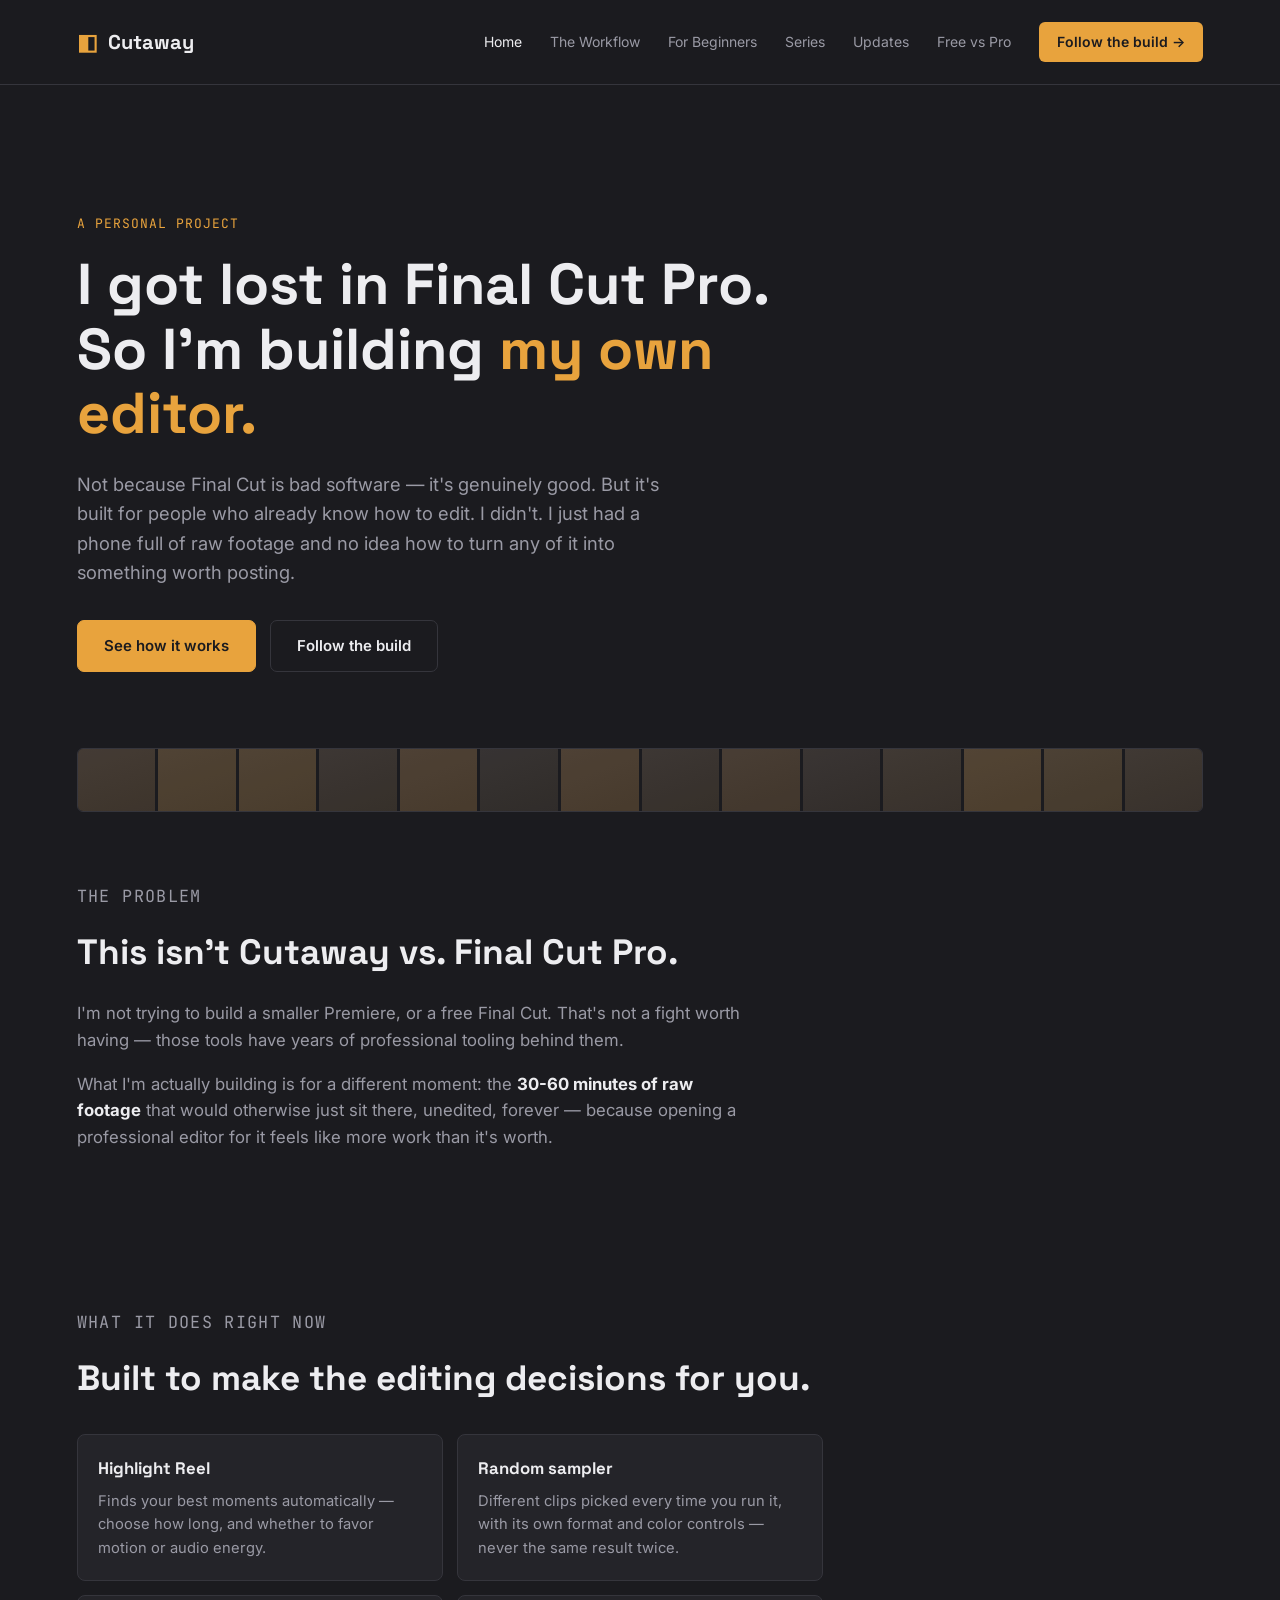
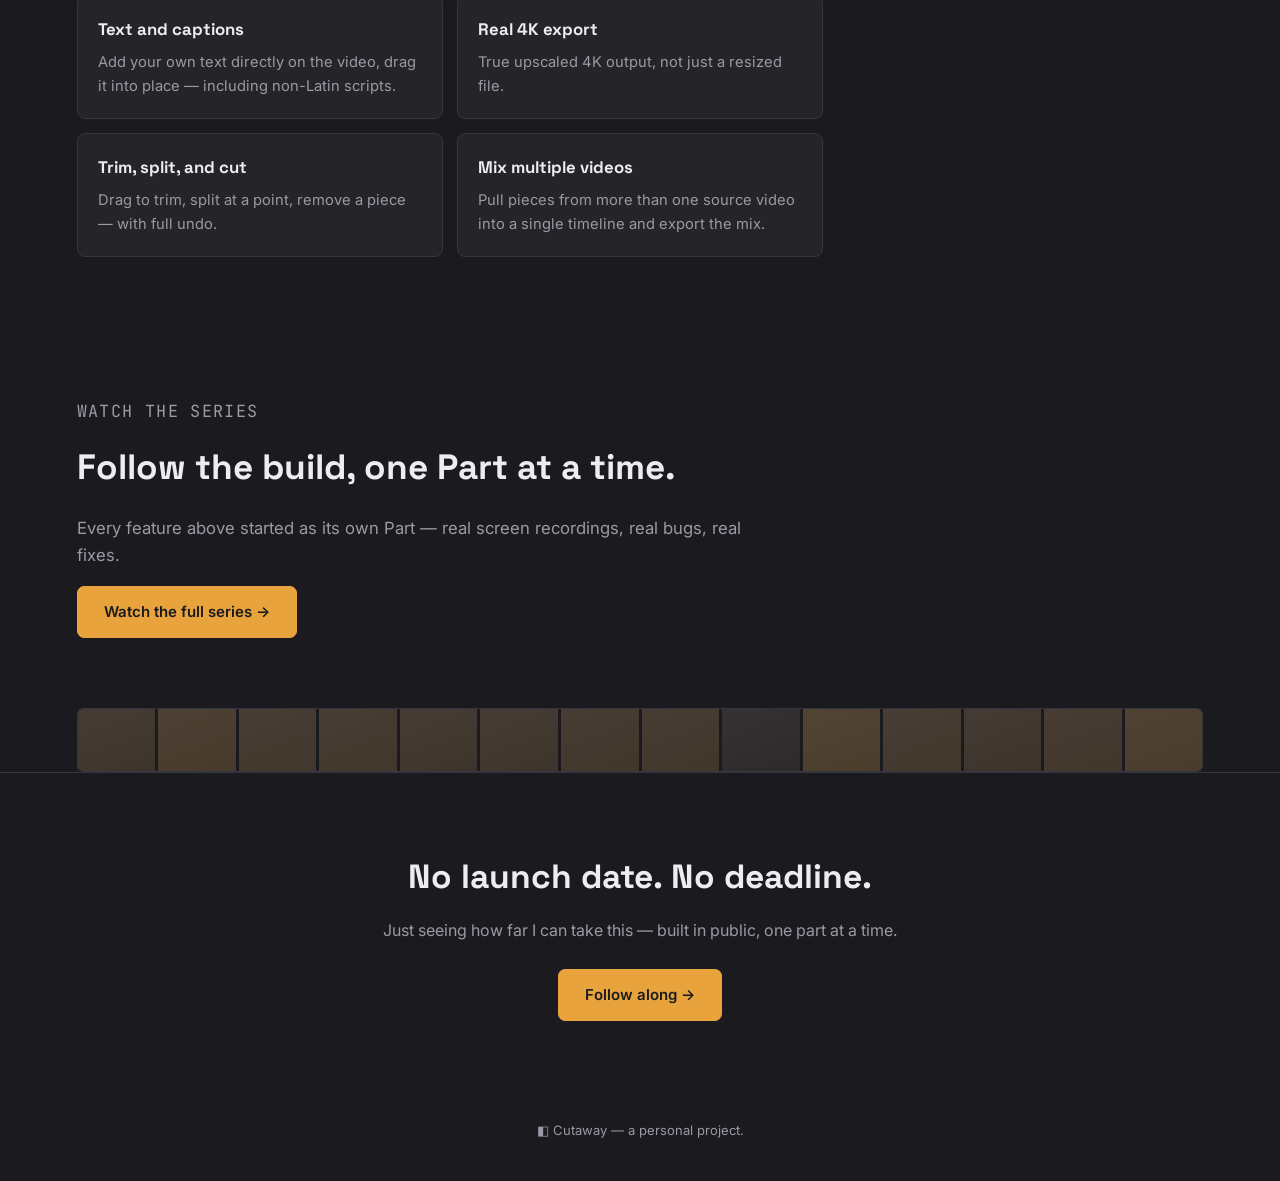
<file: index.html>
<!DOCTYPE html>
<html lang="en">
<head>
<meta charset="UTF-8">
<meta name="viewport" content="width=device-width, initial-scale=1.0">
<title>Cutaway — I got lost in Final Cut Pro, so I'm building my own editor</title>
<meta name="description" content="A personal project: building a video editor for people who get lost in Final Cut Pro or Premiere and just want their raw footage turned into something postable.">
<link rel="stylesheet" href="styles.css">
</head>
<body>

<header class="site-header">
  <a class="wordmark" href="index.html">
    <span class="wordmark-mark">◧</span> Cutaway
  </a>
  <nav class="site-nav">
    <a href="index.html" aria-current="page">Home</a>
    <a href="workflow.html">The Workflow</a>
    <a href="beginners.html">For Beginners</a>
    <a href="series.html">Series</a>
    <a href="updates.html">Updates</a>
    <a href="pricing.html">Free vs Pro</a>
    <a class="nav-cta" href="#follow">Follow the build →</a>
  </nav>
</header>

<section class="hero">
  <p class="hero-eyebrow">A personal project</p>
  <h1>I got lost in Final Cut Pro.<br>So I'm building <em>my own editor.</em></h1>
  <p class="lede">
    Not because Final Cut is bad software — it's genuinely good. But it's built for people
    who already know how to edit. I didn't. I just had a phone full of raw footage and no
    idea how to turn any of it into something worth posting.
  </p>
  <div class="hero-actions">
    <a class="btn btn-primary" href="workflow.html">See how it works</a>
    <a class="btn" href="#follow">Follow the build</a>
  </div>
</section>

<div class="filmstrip" aria-hidden="true" id="filmstrip-1"></div>

<section class="section">
  <p class="section-label">The problem</p>
  <h2>This isn't Cutaway vs. Final Cut Pro.</h2>
  <p>
    I'm not trying to build a smaller Premiere, or a free Final Cut. That's not a fight
    worth having — those tools have years of professional tooling behind them.
  </p>
  <p>
    What I'm actually building is for a different moment: the <strong>30-60 minutes of raw
    footage</strong> that would otherwise just sit there, unedited, forever — because opening
    a professional editor for it feels like more work than it's worth.
  </p>
</section>

<section class="section">
  <p class="section-label">What it does right now</p>
  <h2>Built to make the editing decisions for you.</h2>
  <div class="feature-grid">
    <div class="feature-card">
      <h3>Highlight Reel</h3>
      <p>Finds your best moments automatically — choose how long, and whether to favor motion or audio energy.</p>
    </div>
    <div class="feature-card">
      <h3>Random sampler</h3>
      <p>Different clips picked every time you run it, with its own format and color controls — never the same result twice.</p>
    </div>
    <div class="feature-card">
      <h3>Text and captions</h3>
      <p>Add your own text directly on the video, drag it into place — including non-Latin scripts.</p>
    </div>
    <div class="feature-card">
      <h3>Real 4K export</h3>
      <p>True upscaled 4K output, not just a resized file.</p>
    </div>
    <div class="feature-card">
      <h3>Trim, split, and cut</h3>
      <p>Drag to trim, split at a point, remove a piece — with full undo.</p>
    </div>
    <div class="feature-card">
      <h3>Mix multiple videos</h3>
      <p>Pull pieces from more than one source video into a single timeline and export the mix.</p>
    </div>
  </div>
</section>

<section class="section" id="watch">
  <p class="section-label">Watch the series</p>
  <h2>Follow the build, one Part at a time.</h2>
  <p>
    Every feature above started as its own Part — real screen recordings, real bugs,
    real fixes.
  </p>
  <a class="btn btn-primary" href="series.html">Watch the full series →</a>
</section>

<div class="filmstrip" aria-hidden="true" id="filmstrip-2"></div>

<section class="footer-cta" id="follow">
  <h2>No launch date. No deadline.</h2>
  <p>Just seeing how far I can take this — built in public, one part at a time.</p>
  <a class="btn btn-primary" href="https://www.instagram.com/its.maiava/" target="_blank" rel="noopener">Follow along →</a>
</section>

<footer class="site-footer">
  ◧ Cutaway — a personal project.
</footer>

<script>
  // Gives each filmstrip frame a slightly different, fixed tint so it
  // reads as a real filmstrip rather than a flat repeated pattern —
  // matching the actual app timeline this element is meant to evoke.
  document.querySelectorAll('.filmstrip').forEach((strip) => {
    for (let i = 0; i < 14; i++) {
      const frame = document.createElement('div');
      frame.className = 'filmstrip-frame';
      frame.style.setProperty('--frame-opacity', (0.05 + Math.random() * 0.16).toFixed(2));
      strip.appendChild(frame);
    }
  });
</script>

</body>
</html>
</file>
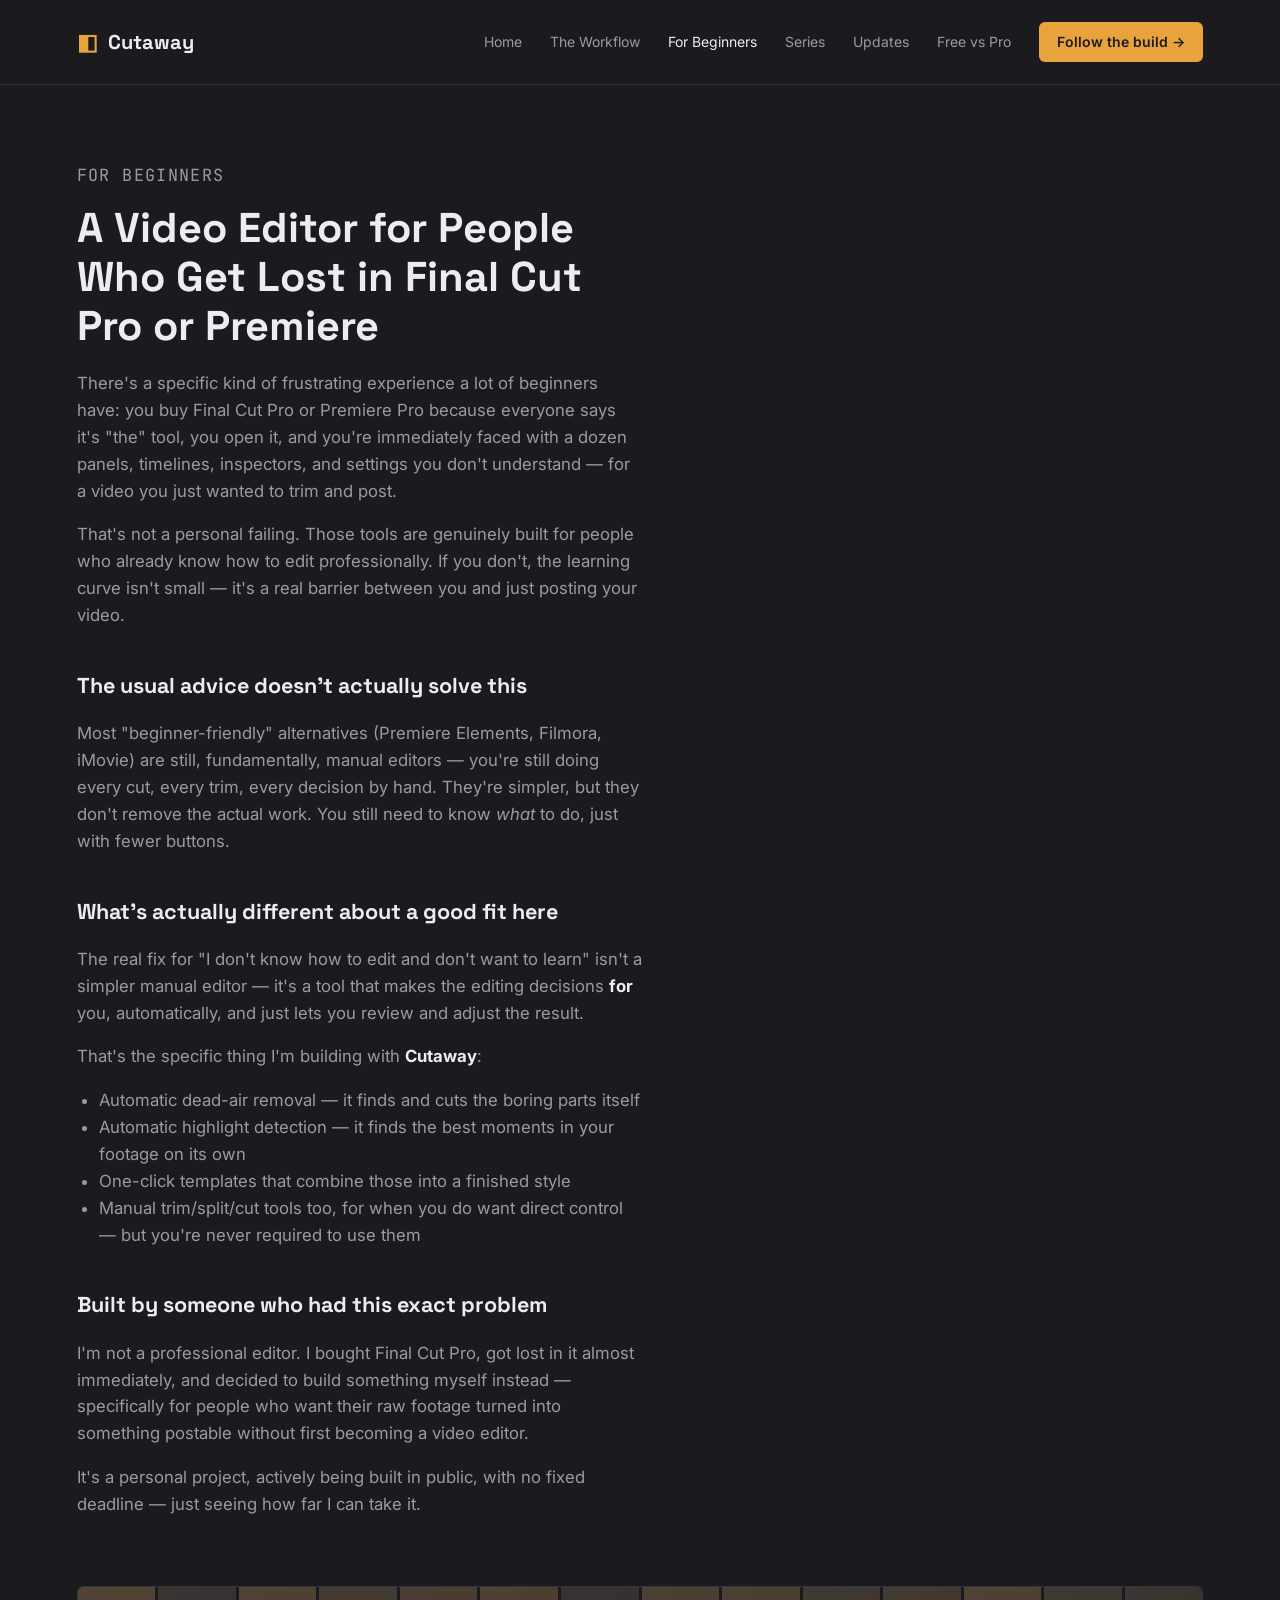
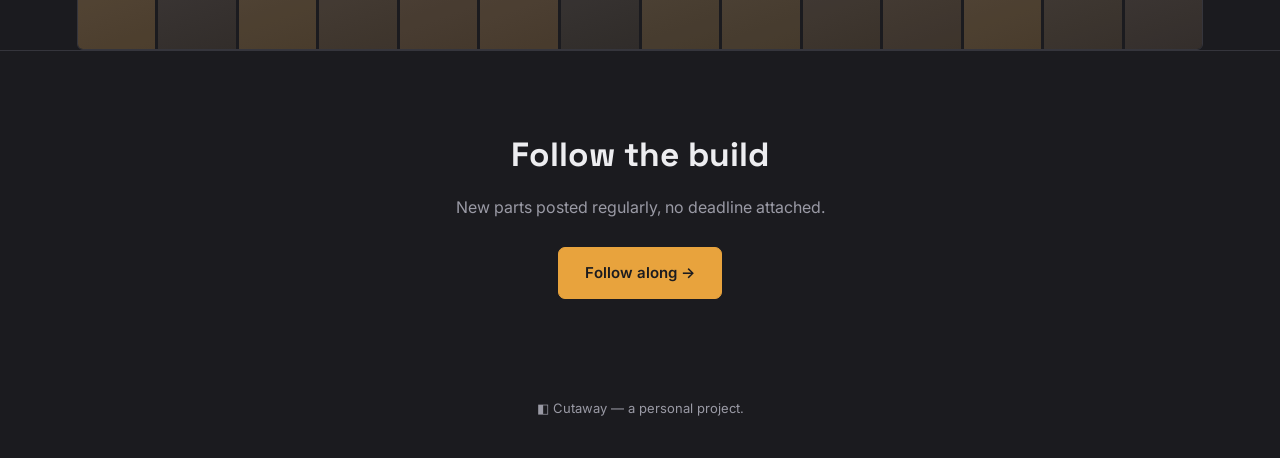
<file: beginners.html>
<!DOCTYPE html>
<html lang="en">
<head>
<meta charset="UTF-8">
<meta name="viewport" content="width=device-width, initial-scale=1.0">
<title>A Video Editor for People Who Get Lost in Final Cut Pro or Premiere — Cutaway</title>
<meta name="description" content="Why a simpler manual editor doesn't actually fix the beginner problem — and what does.">
<link rel="stylesheet" href="styles.css">
</head>
<body>

<header class="site-header">
  <a class="wordmark" href="index.html">
    <span class="wordmark-mark">◧</span> Cutaway
  </a>
  <nav class="site-nav">
    <a href="index.html">Home</a>
    <a href="workflow.html">The Workflow</a>
    <a href="beginners.html" aria-current="page">For Beginners</a>
    <a href="series.html">Series</a>
    <a href="updates.html">Updates</a>
    <a href="pricing.html">Free vs Pro</a>
    <a class="nav-cta" href="index.html#follow">Follow the build →</a>
  </nav>
</header>

<article class="article">
  <p class="section-label">For beginners</p>
  <h1>A Video Editor for People Who Get Lost in Final Cut Pro or Premiere</h1>

  <p>
    There's a specific kind of frustrating experience a lot of beginners have: you buy
    Final Cut Pro or Premiere Pro because everyone says it's "the" tool, you open it, and
    you're immediately faced with a dozen panels, timelines, inspectors, and settings you
    don't understand — for a video you just wanted to trim and post.
  </p>
  <p>
    That's not a personal failing. Those tools are genuinely built for people who already
    know how to edit professionally. If you don't, the learning curve isn't small — it's a
    real barrier between you and just posting your video.
  </p>

  <h2>The usual advice doesn't actually solve this</h2>
  <p>
    Most "beginner-friendly" alternatives (Premiere Elements, Filmora, iMovie) are still,
    fundamentally, manual editors — you're still doing every cut, every trim, every
    decision by hand. They're simpler, but they don't remove the actual work. You still
    need to know <em>what</em> to do, just with fewer buttons.
  </p>

  <h2>What's actually different about a good fit here</h2>
  <p>
    The real fix for "I don't know how to edit and don't want to learn" isn't a simpler
    manual editor — it's a tool that makes the editing decisions <strong>for</strong> you,
    automatically, and just lets you review and adjust the result.
  </p>
  <p>That's the specific thing I'm building with <strong>Cutaway</strong>:</p>
  <ul>
    <li>Automatic dead-air removal — it finds and cuts the boring parts itself</li>
    <li>Automatic highlight detection — it finds the best moments in your footage on its own</li>
    <li>One-click templates that combine those into a finished style</li>
    <li>Manual trim/split/cut tools too, for when you do want direct control — but you're never required to use them</li>
  </ul>

  <h2>Built by someone who had this exact problem</h2>
  <p>
    I'm not a professional editor. I bought Final Cut Pro, got lost in it almost
    immediately, and decided to build something myself instead — specifically for people
    who want their raw footage turned into something postable without first becoming a
    video editor.
  </p>
  <p>
    It's a personal project, actively being built in public, with no fixed deadline —
    just seeing how far I can take it.
  </p>
</article>

<div class="filmstrip" aria-hidden="true" id="filmstrip-1"></div>

<section class="footer-cta" id="follow">
  <h2>Follow the build</h2>
  <p>New parts posted regularly, no deadline attached.</p>
  <a class="btn btn-primary" href="index.html#follow">Follow along →</a>
</section>

<footer class="site-footer">
  ◧ Cutaway — a personal project.
</footer>

<script>
  document.querySelectorAll('.filmstrip').forEach((strip) => {
    for (let i = 0; i < 14; i++) {
      const frame = document.createElement('div');
      frame.className = 'filmstrip-frame';
      frame.style.setProperty('--frame-opacity', (0.05 + Math.random() * 0.16).toFixed(2));
      strip.appendChild(frame);
    }
  });
</script>

</body>
</html>
</file>
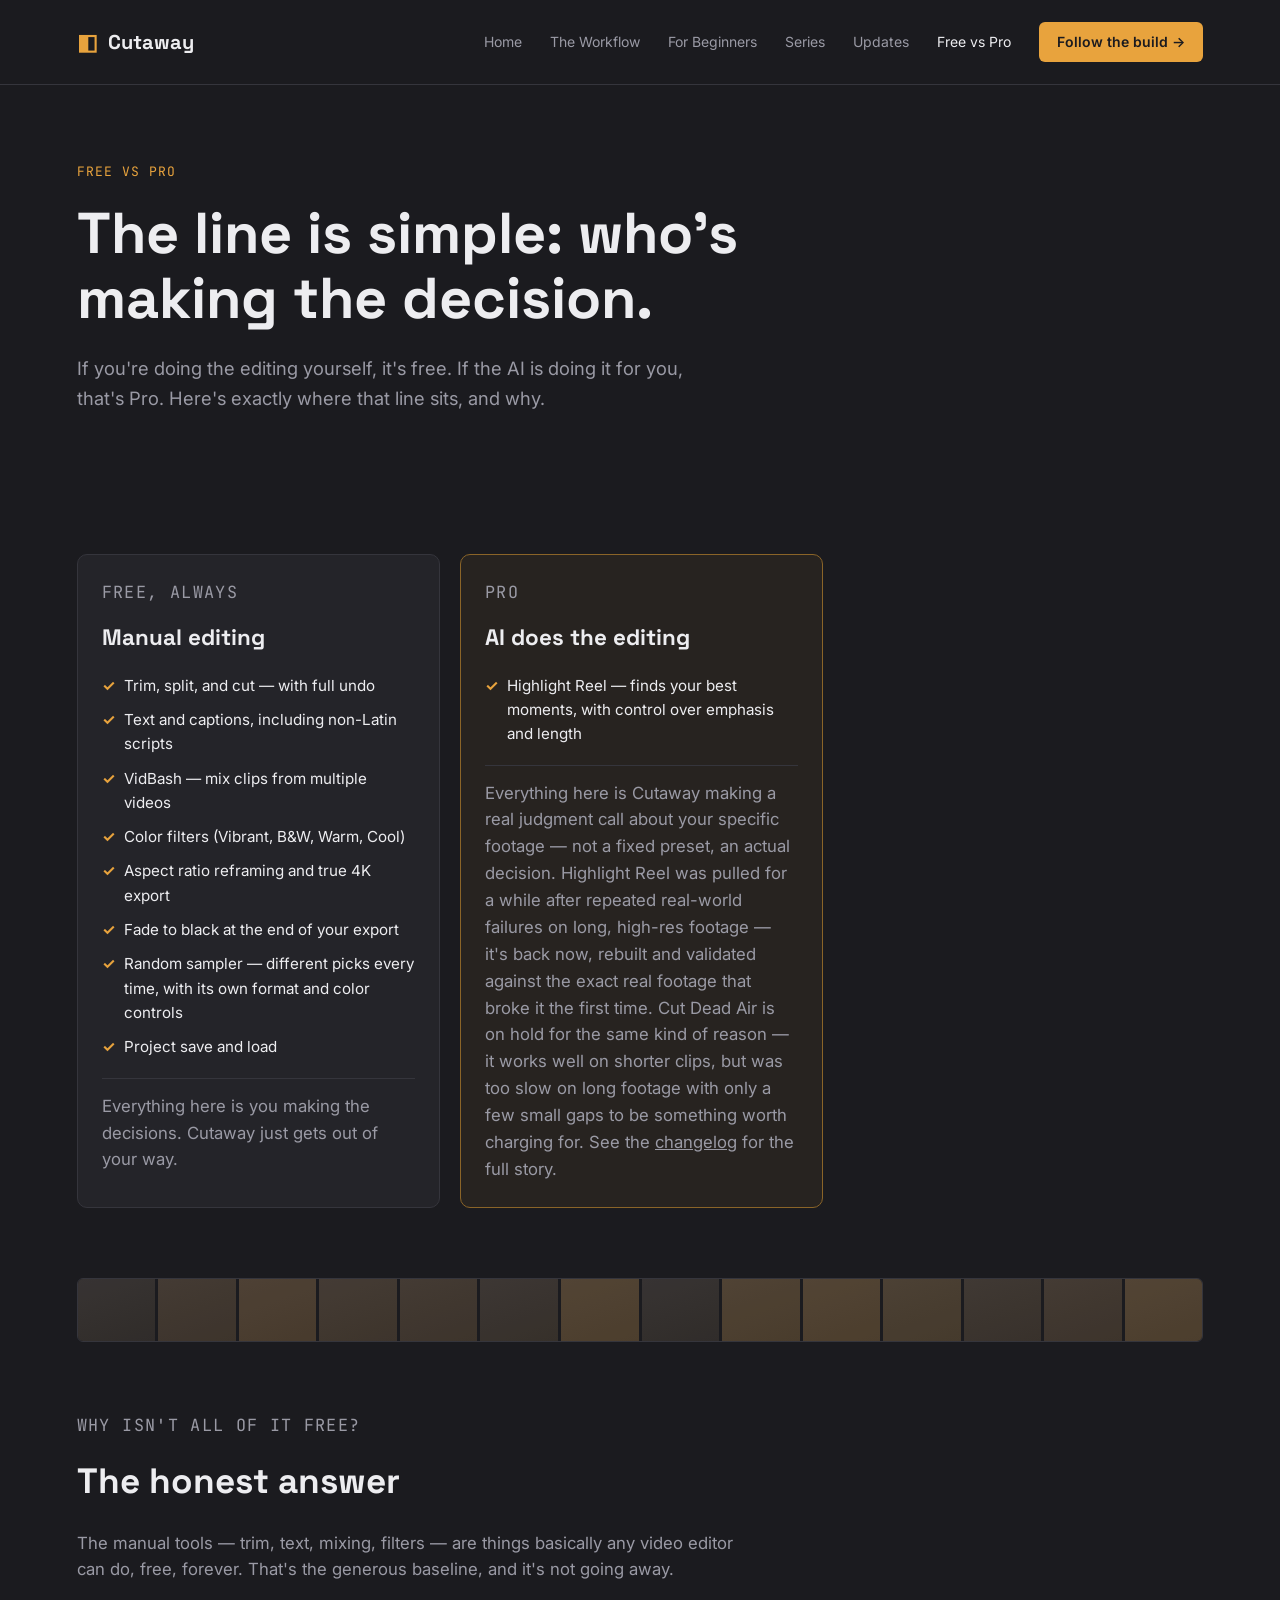
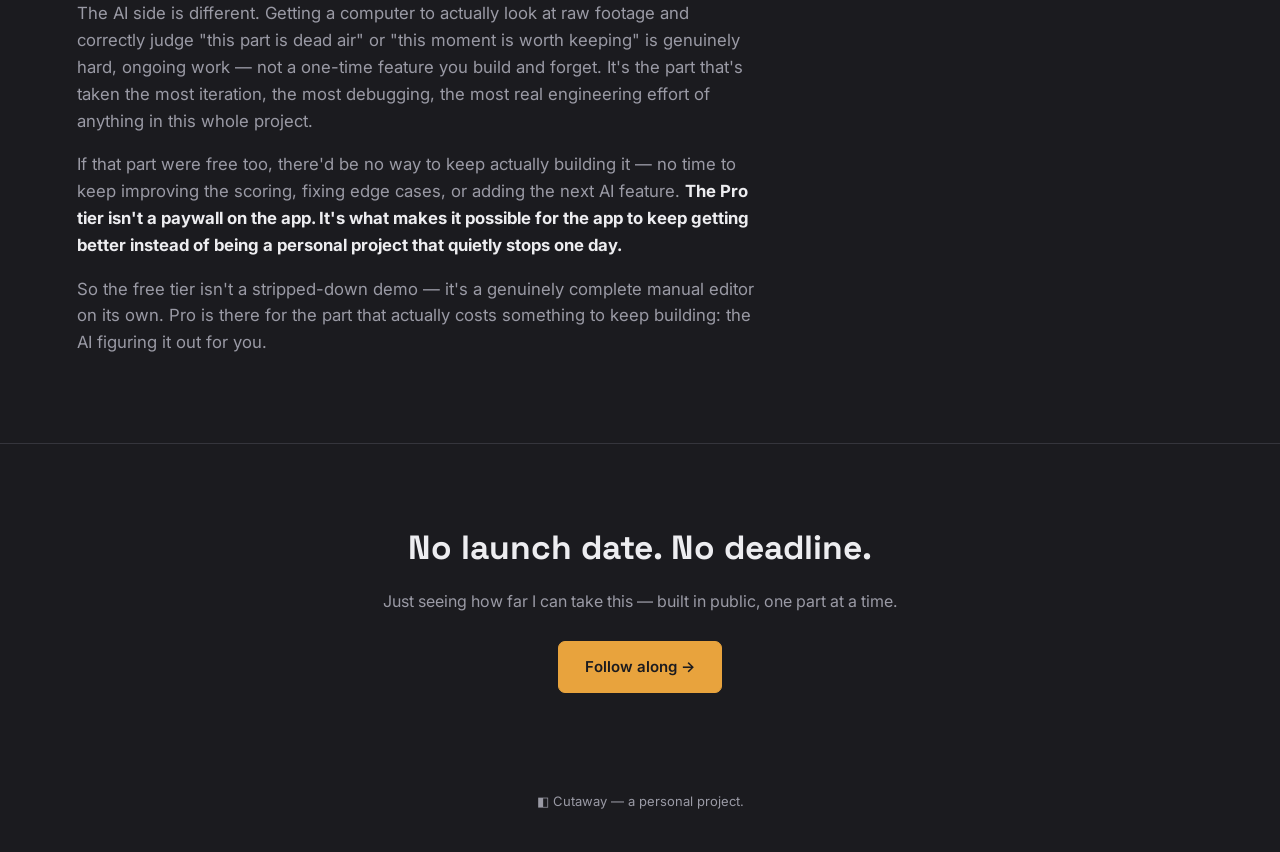
<file: pricing.html>
<!DOCTYPE html>
<html lang="en">
<head>
<meta charset="UTF-8">
<meta name="viewport" content="width=device-width, initial-scale=1.0">
<title>Free vs Pro — Cutaway</title>
<meta name="description" content="What's free in Cutaway, what's Pro, and the honest reasoning behind where that line sits.">
<link rel="stylesheet" href="styles.css">
</head>
<body>

<header class="site-header">
  <a class="wordmark" href="index.html">
    <span class="wordmark-mark">◧</span> Cutaway
  </a>
  <nav class="site-nav">
    <a href="index.html">Home</a>
    <a href="workflow.html">The Workflow</a>
    <a href="beginners.html">For Beginners</a>
    <a href="series.html">Series</a>
    <a href="updates.html">Updates</a>
    <a href="pricing.html" aria-current="page">Free vs Pro</a>
    <a class="nav-cta" href="index.html#follow">Follow the build →</a>
  </nav>
</header>

<section class="hero hero-compact">
  <p class="hero-eyebrow">Free vs Pro</p>
  <h1>The line is simple: who's making the decision.</h1>
  <p class="lede">
    If you're doing the editing yourself, it's free. If the AI is doing it for you,
    that's Pro. Here's exactly where that line sits, and why.
  </p>
</section>

<section class="section">
  <div class="tier-grid">
    <div class="tier-card">
      <p class="section-label">Free, always</p>
      <h2>Manual editing</h2>
      <ul class="tier-list">
        <li>Trim, split, and cut — with full undo</li>
        <li>Text and captions, including non-Latin scripts</li>
        <li>VidBash — mix clips from multiple videos</li>
        <li>Color filters (Vibrant, B&amp;W, Warm, Cool)</li>
        <li>Aspect ratio reframing and true 4K export</li>
        <li>Fade to black at the end of your export</li>
        <li>Random sampler — different picks every time, with its own format and color controls</li>
        <li>Project save and load</li>
      </ul>
      <p class="tier-note">
        Everything here is you making the decisions. Cutaway just gets out of your way.
      </p>
    </div>

    <div class="tier-card tier-card-pro">
      <p class="section-label">Pro</p>
      <h2>AI does the editing</h2>
      <ul class="tier-list">
        <li>Highlight Reel — finds your best moments, with control over emphasis and length</li>
      </ul>
      <p class="tier-note">
        Everything here is Cutaway making a real judgment call about your specific
        footage — not a fixed preset, an actual decision. Highlight Reel was pulled
        for a while after repeated real-world failures on long, high-res footage —
        it's back now, rebuilt and validated against the exact real footage that broke
        it the first time. Cut Dead Air is on hold for the same kind of reason — it
        works well on shorter clips, but was too slow on long footage with only a few
        small gaps to be something worth charging for. See the
        <a href="updates.html">changelog</a> for the full story.
      </p>
    </div>
  </div>
</section>

<div class="filmstrip" aria-hidden="true" id="filmstrip-1"></div>

<section class="section">
  <p class="section-label">Why isn't all of it free?</p>
  <h2>The honest answer</h2>
  <p>
    The manual tools — trim, text, mixing, filters — are things basically any video
    editor can do, free, forever. That's the generous baseline, and it's not going away.
  </p>
  <p>
    The AI side is different. Getting a computer to actually look at raw footage and
    correctly judge "this part is dead air" or "this moment is worth keeping" is
    genuinely hard, ongoing work — not a one-time feature you build and forget. It's
    the part that's taken the most iteration, the most debugging, the most real
    engineering effort of anything in this whole project.
  </p>
  <p>
    If that part were free too, there'd be no way to keep actually building it —
    no time to keep improving the scoring, fixing edge cases, or adding the next AI
    feature. <strong>The Pro tier isn't a paywall on the app. It's what makes it
    possible for the app to keep getting better instead of being a personal project
    that quietly stops one day.</strong>
  </p>
  <p>
    So the free tier isn't a stripped-down demo — it's a genuinely complete manual
    editor on its own. Pro is there for the part that actually costs something to keep
    building: the AI figuring it out for you.
  </p>
</section>

<section class="footer-cta" id="follow">
  <h2>No launch date. No deadline.</h2>
  <p>Just seeing how far I can take this — built in public, one part at a time.</p>
  <a class="btn btn-primary" href="https://www.instagram.com/its.maiava/" target="_blank" rel="noopener">Follow along →</a>
</section>

<footer class="site-footer">
  ◧ Cutaway — a personal project.
</footer>

<script>
  document.querySelectorAll('.filmstrip').forEach((strip) => {
    for (let i = 0; i < 14; i++) {
      const frame = document.createElement('div');
      frame.className = 'filmstrip-frame';
      frame.style.setProperty('--frame-opacity', (0.05 + Math.random() * 0.16).toFixed(2));
      strip.appendChild(frame);
    }
  });
</script>

</body>
</html>
</file>
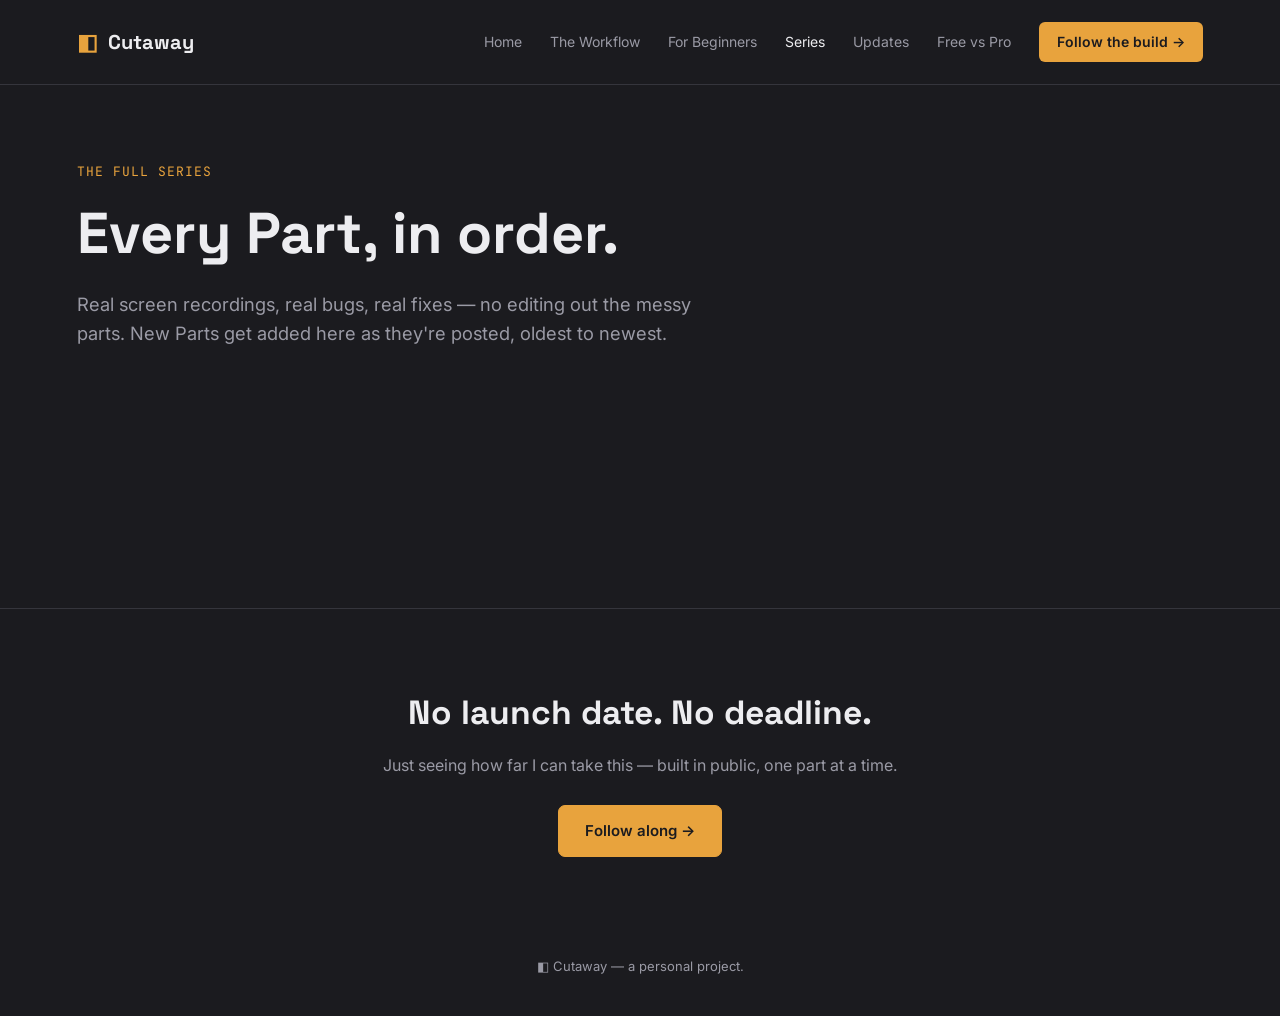
<file: series.html>
<!DOCTYPE html>
<html lang="en">
<head>
<meta charset="UTF-8">
<meta name="viewport" content="width=device-width, initial-scale=1.0">
<title>Watch the Series — Cutaway</title>
<meta name="description" content="Every Part of building Cutaway, in order — real screen recordings, real bugs, real fixes.">
<link rel="stylesheet" href="styles.css">
</head>
<body>

<header class="site-header">
  <a class="wordmark" href="index.html">
    <span class="wordmark-mark">◧</span> Cutaway
  </a>
  <nav class="site-nav">
    <a href="index.html">Home</a>
    <a href="workflow.html">The Workflow</a>
    <a href="beginners.html">For Beginners</a>
    <a href="series.html" aria-current="page">Series</a>
    <a href="updates.html">Updates</a>
    <a href="pricing.html">Free vs Pro</a>
    <a class="nav-cta" href="index.html#follow">Follow the build →</a>
  </nav>
</header>

<section class="hero hero-compact">
  <p class="hero-eyebrow">The full series</p>
  <h1>Every Part, in order.</h1>
  <p class="lede">
    Real screen recordings, real bugs, real fixes — no editing out the messy parts.
    New Parts get added here as they're posted, oldest to newest.
  </p>
</section>

<section class="section">
  <div class="reel-grid">
    <blockquote class="instagram-media" data-instgrm-permalink="https://www.instagram.com/reel/DcCa1-chhxQ/" data-instgrm-version="14"></blockquote>
    <blockquote class="instagram-media" data-instgrm-permalink="https://www.instagram.com/reel/DcNFa6VqMWk/" data-instgrm-version="14"></blockquote>
    <blockquote class="instagram-media" data-instgrm-permalink="https://www.instagram.com/reel/DcUa-qPhGr4/" data-instgrm-version="14"></blockquote>
    <!-- Add each new Part as its own blockquote, same format as above.
         Nothing else on this page needs to change as the series grows. -->
  </div>
</section>

<section class="footer-cta" id="follow">
  <h2>No launch date. No deadline.</h2>
  <p>Just seeing how far I can take this — built in public, one part at a time.</p>
  <a class="btn btn-primary" href="https://www.instagram.com/its.maiava/" target="_blank" rel="noopener">Follow along →</a>
</section>

<footer class="site-footer">
  ◧ Cutaway — a personal project.
</footer>

<script async src="//www.instagram.com/embed.js"></script>

</body>
</html>
</file>
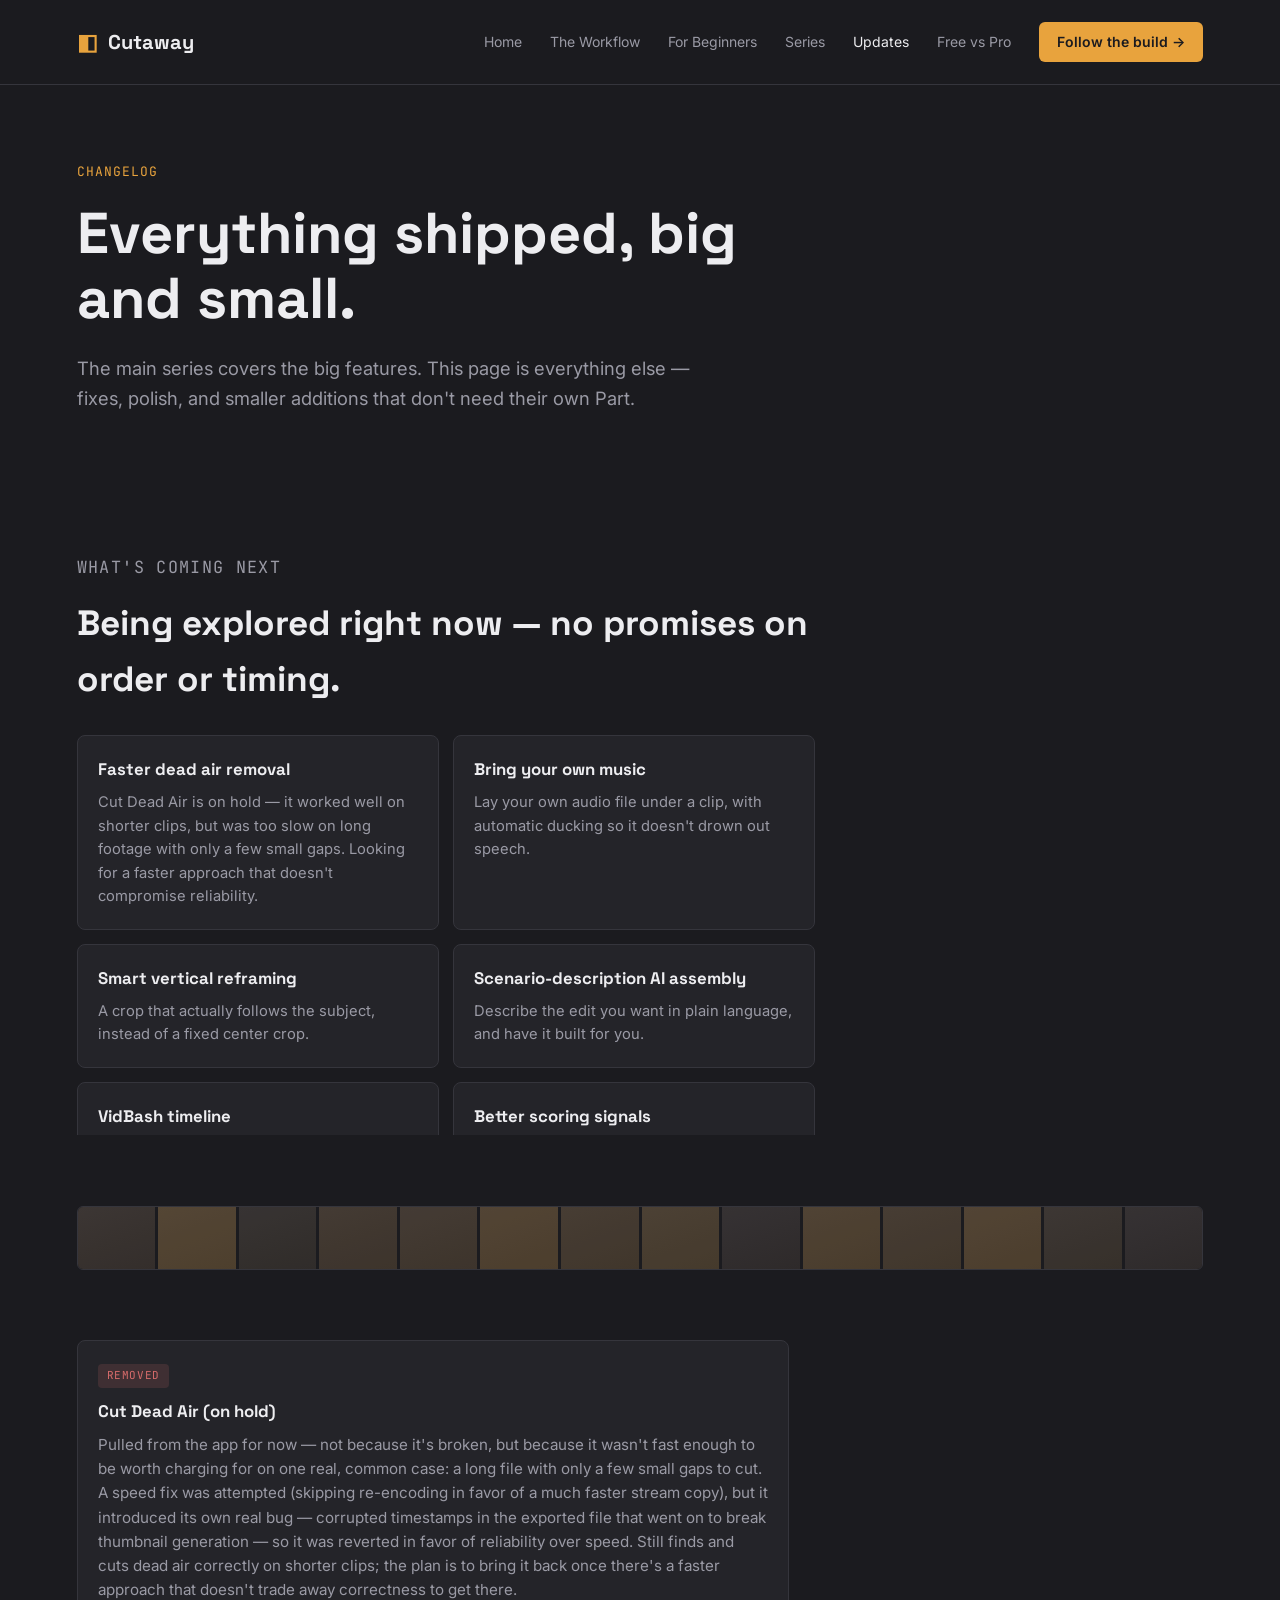
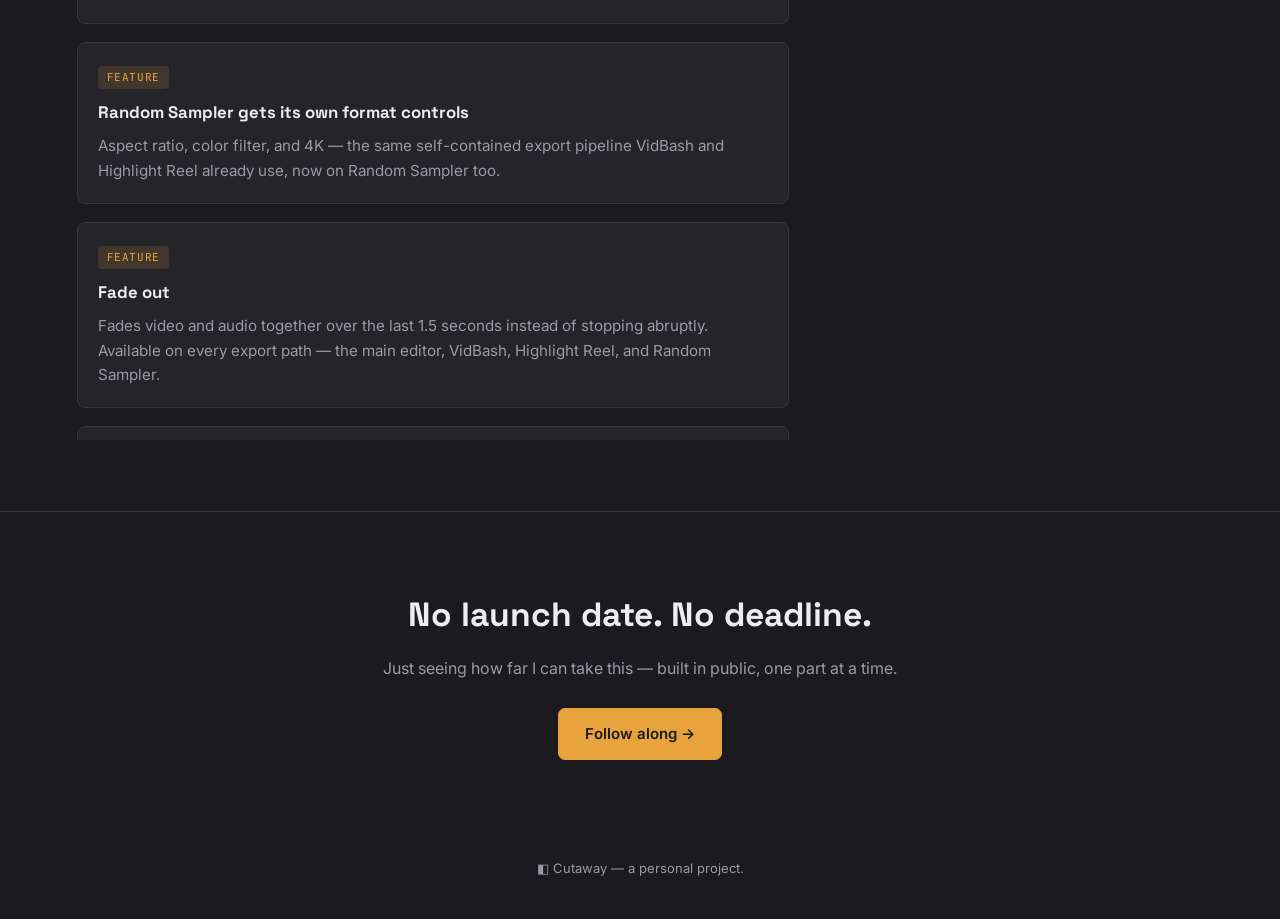
<file: updates.html>
<!DOCTYPE html>
<html lang="en">
<head>
<meta charset="UTF-8">
<meta name="viewport" content="width=device-width, initial-scale=1.0">
<title>Updates — Cutaway</title>
<meta name="description" content="A running changelog of everything shipped on Cutaway, big and small.">
<link rel="stylesheet" href="styles.css">
</head>
<body>

<header class="site-header">
  <a class="wordmark" href="index.html">
    <span class="wordmark-mark">◧</span> Cutaway
  </a>
  <nav class="site-nav">
    <a href="index.html">Home</a>
    <a href="workflow.html">The Workflow</a>
    <a href="beginners.html">For Beginners</a>
    <a href="series.html">Series</a>
    <a href="updates.html" aria-current="page">Updates</a>
    <a href="pricing.html">Free vs Pro</a>
    <a class="nav-cta" href="index.html#follow">Follow the build →</a>
  </nav>
</header>

<section class="hero hero-compact">
  <p class="hero-eyebrow">Changelog</p>
  <h1>Everything shipped, big and small.</h1>
  <p class="lede">
    The main series covers the big features. This page is everything else — fixes,
    polish, and smaller additions that don't need their own Part.
  </p>
</section>

<section class="section">
  <p class="section-label">What's coming next</p>
  <h2>Being explored right now — no promises on order or timing.</h2>
  <div class="feature-grid coming-next-grid">
    <div class="feature-card">
      <h3>Faster dead air removal</h3>
      <p>Cut Dead Air is on hold — it worked well on shorter clips, but was too slow on long footage with only a few small gaps. Looking for a faster approach that doesn't compromise reliability.</p>
    </div>
    <div class="feature-card">
      <h3>Bring your own music</h3>
      <p>Lay your own audio file under a clip, with automatic ducking so it doesn't drown out speech.</p>
    </div>
    <div class="feature-card">
      <h3>Smart vertical reframing</h3>
      <p>A crop that actually follows the subject, instead of a fixed center crop.</p>
    </div>
    <div class="feature-card">
      <h3>Scenario-description AI assembly</h3>
      <p>Describe the edit you want in plain language, and have it built for you.</p>
    </div>
    <div class="feature-card">
      <h3>VidBash timeline</h3>
      <p>A visual, draggable timeline for VidBash instead of the current list-based sequence.</p>
    </div>
    <div class="feature-card">
      <h3>Better scoring signals</h3>
      <p>Scene-change detection and blur/focus filtering, to make Highlight Reel's picks even more reliable.</p>
    </div>
  </div>
</section>

<div class="filmstrip" aria-hidden="true" id="filmstrip-0"></div>

<section class="section">
  <div class="changelog">

    <div class="changelog-entry">
      <span class="changelog-tag removed">Removed</span>
      <h3>Cut Dead Air (on hold)</h3>
      <p>Pulled from the app for now — not because it's broken, but because it wasn't fast enough to be worth charging for on one real, common case: a long file with only a few small gaps to cut. A speed fix was attempted (skipping re-encoding in favor of a much faster stream copy), but it introduced its own real bug — corrupted timestamps in the exported file that went on to break thumbnail generation — so it was reverted in favor of reliability over speed. Still finds and cuts dead air correctly on shorter clips; the plan is to bring it back once there's a faster approach that doesn't trade away correctness to get there.</p>
    </div>

    <div class="changelog-entry">
      <span class="changelog-tag feature">Feature</span>
      <h3>Random Sampler gets its own format controls</h3>
      <p>Aspect ratio, color filter, and 4K — the same self-contained export pipeline VidBash and Highlight Reel already use, now on Random Sampler too.</p>
    </div>

    <div class="changelog-entry">
      <span class="changelog-tag feature">Feature</span>
      <h3>Fade out</h3>
      <p>Fades video and audio together over the last 1.5 seconds instead of stopping abruptly. Available on every export path — the main editor, VidBash, Highlight Reel, and Random Sampler.</p>
    </div>

    <div class="changelog-entry">
      <span class="changelog-tag feature">Feature</span>
      <h3>4K detection</h3>
      <p>The "4K" upscale option now disables itself automatically when a clip is already 4K — upscaling something that's already there doesn't add anything, and re-running it through a scaling step for no reason can introduce subtle softening. Checked against the actual source resolution the moment a clip loads, everywhere 4K shows up in the app.</p>
    </div>

    <div class="changelog-entry">
      <span class="changelog-tag fix">Fix</span>
      <h3>A stale reference crashed every clip import</h3>
      <p>A leftover call to state removed during the Cut Dead Air cleanup was silently throwing on every single import — which, among other things, was interrupting the new 4K detection check right when it needed to run.</p>
    </div>

    <div class="changelog-entry">
      <span class="changelog-tag feature">Feature</span>
      <h3>Highlight Reel is back</h3>
      <p>Fully rebuilt from scratch — not patched, rebuilt. Validated first with a standalone command-line test harness run directly against the exact real 33-minute 4K file that broke the original, confirming the core scoring and selection logic was sound before any of it went back into the app. Now lives in its own self-contained modal (same isolation pattern as VidBash) with its own aspect ratio, 4K, and color controls, separate from the main editor's shared export settings — the leading theory for what caused the original failures.</p>
    </div>

    <div class="changelog-entry">
      <span class="changelog-tag feature">Feature</span>
      <h3>Highlight Reel: choose what it favors</h3>
      <p>A "Favor" setting — Balanced, More motion, or More audio energy — changes which moments actually get ranked highest, not just how many get picked. Costs nothing extra to compute, since it just recombines the same already-scanned data differently.</p>
    </div>

    <div class="changelog-entry">
      <span class="changelog-tag fix">Fix</span>
      <h3>Highlight Reel: cut the redundant re-scan</h3>
      <p>Building a reel used to silently re-run the entire expensive motion/audio/sharpness scan a second time, after already running it once for the preview. Build now reuses exactly what Scan already found.</p>
    </div>

    <div class="changelog-entry">
      <span class="changelog-tag feature">Feature</span>
      <h3>Highlight Reel: forced reset after every build</h3>
      <p>A confirmation dialog appears once a reel finishes exporting — acknowledging it clears the loaded clip and every setting back to default, so nothing can silently carry over into the next build.</p>
    </div>

    <div class="changelog-entry">
      <span class="changelog-tag fix">Fix</span>
      <h3>4K sources no longer get downgraded automatically</h3>
      <p>Segment extraction used a flat bitrate regardless of source resolution, meaning genuinely 4K footage was quietly encoded at a bitrate meant for 1080p. Now detects the actual source resolution and bumps the bitrate accordingly — no need to touch the 4K checkbox if the source is already 4K. Benefits Cut Dead Air too, since they share the same underlying export step.</p>
    </div>

    <div class="changelog-entry">
      <span class="changelog-tag fix">Fix</span>
      <h3>Toolbar no longer breaks on smaller windows</h3>
      <p>Button and toggle text was wrapping mid-word ("Snap to" / "beat") as the window got narrower. Text now stays on one line, spacing shrinks progressively as the window narrows, and at the very smallest sizes a visible scrollbar appears instead of content just silently running off the edge.</p>
    </div>

    <div class="changelog-entry">
      <span class="changelog-tag removed">Removed</span>
      <h3>Highlight Reel (temporarily)</h3>
      <p>Pulled from the app entirely — not just hidden — after it repeatedly failed on real long-form 4K footage: exporting the full source file instead of the requested clip, on top of scan times exceeding 15 minutes. Two real fix attempts (temporal spread, then a single-pass performance rewrite) didn't resolve the core issue, and continuing to sell a Pro feature that could hand back the wrong output entirely wasn't worth the risk to trust. It's back now — see above.</p>
    </div>

    <div class="changelog-entry">
      <span class="changelog-tag site">Site</span>
      <h3>Added the Free vs Pro page</h3>
      <p>A clear breakdown of what's free, what's Pro, and the reasoning behind where that line sits.</p>
    </div>

    <div class="changelog-entry">
      <span class="changelog-tag feature">Feature</span>
      <h3>Color filters</h3>
      <p>Four presets — Vibrant, B&amp;W, Warm, and Cool — tested directly against real footage before shipping. Available in both the main editor and VidBash.</p>
    </div>

    <div class="changelog-entry">
      <span class="changelog-tag site">Site</span>
      <h3>Clarified the free vs Pro boundary</h3>
      <p>Settled the actual rule: if the AI is making the editing decision (dead air removal, highlight scoring, templates), that's Pro. If you're doing it yourself — trim, text, VidBash, filters, export options — it's free, always. Moved Templates under Pro Features and 4K export back to free to match.</p>
    </div>

    <div class="changelog-entry">
      <span class="changelog-tag feature">Feature</span>
      <h3>VidBash: text overlays</h3>
      <p>Add text across the whole mix, with position presets and precise timing — reusing the same export pipeline that already handled text in the main editor.</p>
    </div>

    <div class="changelog-entry">
      <span class="changelog-tag fix">Fix</span>
      <h3>Fixed overlapping text overlays getting stuck</h3>
      <p>When two text overlays overlapped — either on the timeline or directly on the video preview — selecting one didn't actually let you drag it, since it never got brought to the front. Fixed on both the timeline and the canvas.</p>
    </div>

    <div class="changelog-entry">
      <span class="changelog-tag fix">Fix</span>
      <h3>VidBash modal redesigned as collapsible tabs</h3>
      <p>Media pool, sequence, and text overlays are now separate collapsible sections instead of one long scrolling page — stays manageable no matter how much is in the mix.</p>
    </div>

    <div class="changelog-entry">
      <span class="changelog-tag site">Site</span>
      <h3>Added the Series and Updates pages</h3>
      <p>Split the growing video collection into its own page so the homepage stays short as more Parts get posted. This page is the other half of that same cleanup.</p>
    </div>

    <div class="changelog-entry">
      <span class="changelog-tag fix">Fix</span>
      <h3>VidBash: fixed an audio glitch between mismatched source clips</h3>
      <p>Mixing clips from two different source files could produce a glitch right at the transition when their audio formats didn't match. Rebuilt the join step to normalize audio before combining, and added a live preview player so trimming a piece is no longer done blind.</p>
    </div>

    <div class="changelog-entry">
      <span class="changelog-tag feature">Feature</span>
      <h3>VidBash — mix clips from multiple videos</h3>
      <p>Import more than one source video, pull pieces from each into a single sequence, and export the mix — including different resolutions and frame rates from different sources, normalized automatically.</p>
    </div>

    <div class="changelog-entry">
      <span class="changelog-tag feature">Feature</span>
      <h3>Real 4K upscale export</h3>
      <p>What used to be a locked placeholder is now genuine orientation-aware 4K upscaling — vertical, square, or landscape.</p>
    </div>

    <div class="changelog-entry">
      <span class="changelog-tag feature">Feature</span>
      <h3>Project save and load</h3>
      <p>Trims, cuts, and text overlays now persist — close the app and pick up exactly where you left off instead of starting over.</p>
    </div>

    <div class="changelog-entry">
      <span class="changelog-tag feature">Feature</span>
      <h3>Score transparency for Highlight Reel</h3>
      <p>Every clip Highlight Reel picks now shows why — a plain-language reason plus a motion/audio breakdown, instead of an unexplained pick.</p>
    </div>

    <div class="changelog-entry">
      <span class="changelog-tag feature">Feature</span>
      <h3>Trim, Split &amp; Cut redesign</h3>
      <p>Rebuilt trim to be QuickTime-style and draggable, added a dedicated Split &amp; Cut mode with click-to-position and full undo, plus precise timecode entry for frame-accurate work. Fixed several real bugs along the way: the timeline going thin when text was added, cuts becoming invisible after exiting edit mode, and a handful of broken filmstrip thumbnails.</p>
    </div>

    <div class="changelog-entry">
      <span class="changelog-tag feature">Feature</span>
      <h3>Text and captions</h3>
      <p>Add your own text directly on the video — fonts, bold/italic, color, drag-to-position — including non-Latin scripts like Korean.</p>
    </div>

    <div class="changelog-entry">
      <span class="changelog-tag feature">Feature</span>
      <h3>Templates and Random Sampler</h3>
      <p>One-click editing styles (fast-paced, chill, or just cleaned up), plus a genuinely randomized sampler that pulls a different set of clips every time it runs.</p>
    </div>

    <div class="changelog-entry">
      <span class="changelog-tag feature">Feature</span>
      <h3>Highlight Reel</h3>
      <p>Automatic detection of the most interesting moments in raw footage, using motion and audio energy.</p>
    </div>

    <div class="changelog-entry">
      <span class="changelog-tag feature">Feature</span>
      <h3>Cut dead air</h3>
      <p>The first real feature — automatic detection and removal of silence and dead pauses.</p>
    </div>

  </div>
</section>

<section class="footer-cta" id="follow">
  <h2>No launch date. No deadline.</h2>
  <p>Just seeing how far I can take this — built in public, one part at a time.</p>
  <a class="btn btn-primary" href="https://www.instagram.com/its.maiava/" target="_blank" rel="noopener">Follow along →</a>
</section>

<footer class="site-footer">
  ◧ Cutaway — a personal project.
</footer>

<script>
  document.querySelectorAll('.filmstrip').forEach((strip) => {
    for (let i = 0; i < 14; i++) {
      const frame = document.createElement('div');
      frame.className = 'filmstrip-frame';
      frame.style.setProperty('--frame-opacity', (0.05 + Math.random() * 0.16).toFixed(2));
      strip.appendChild(frame);
    }
  });
</script>

</body>
</html>
</file>
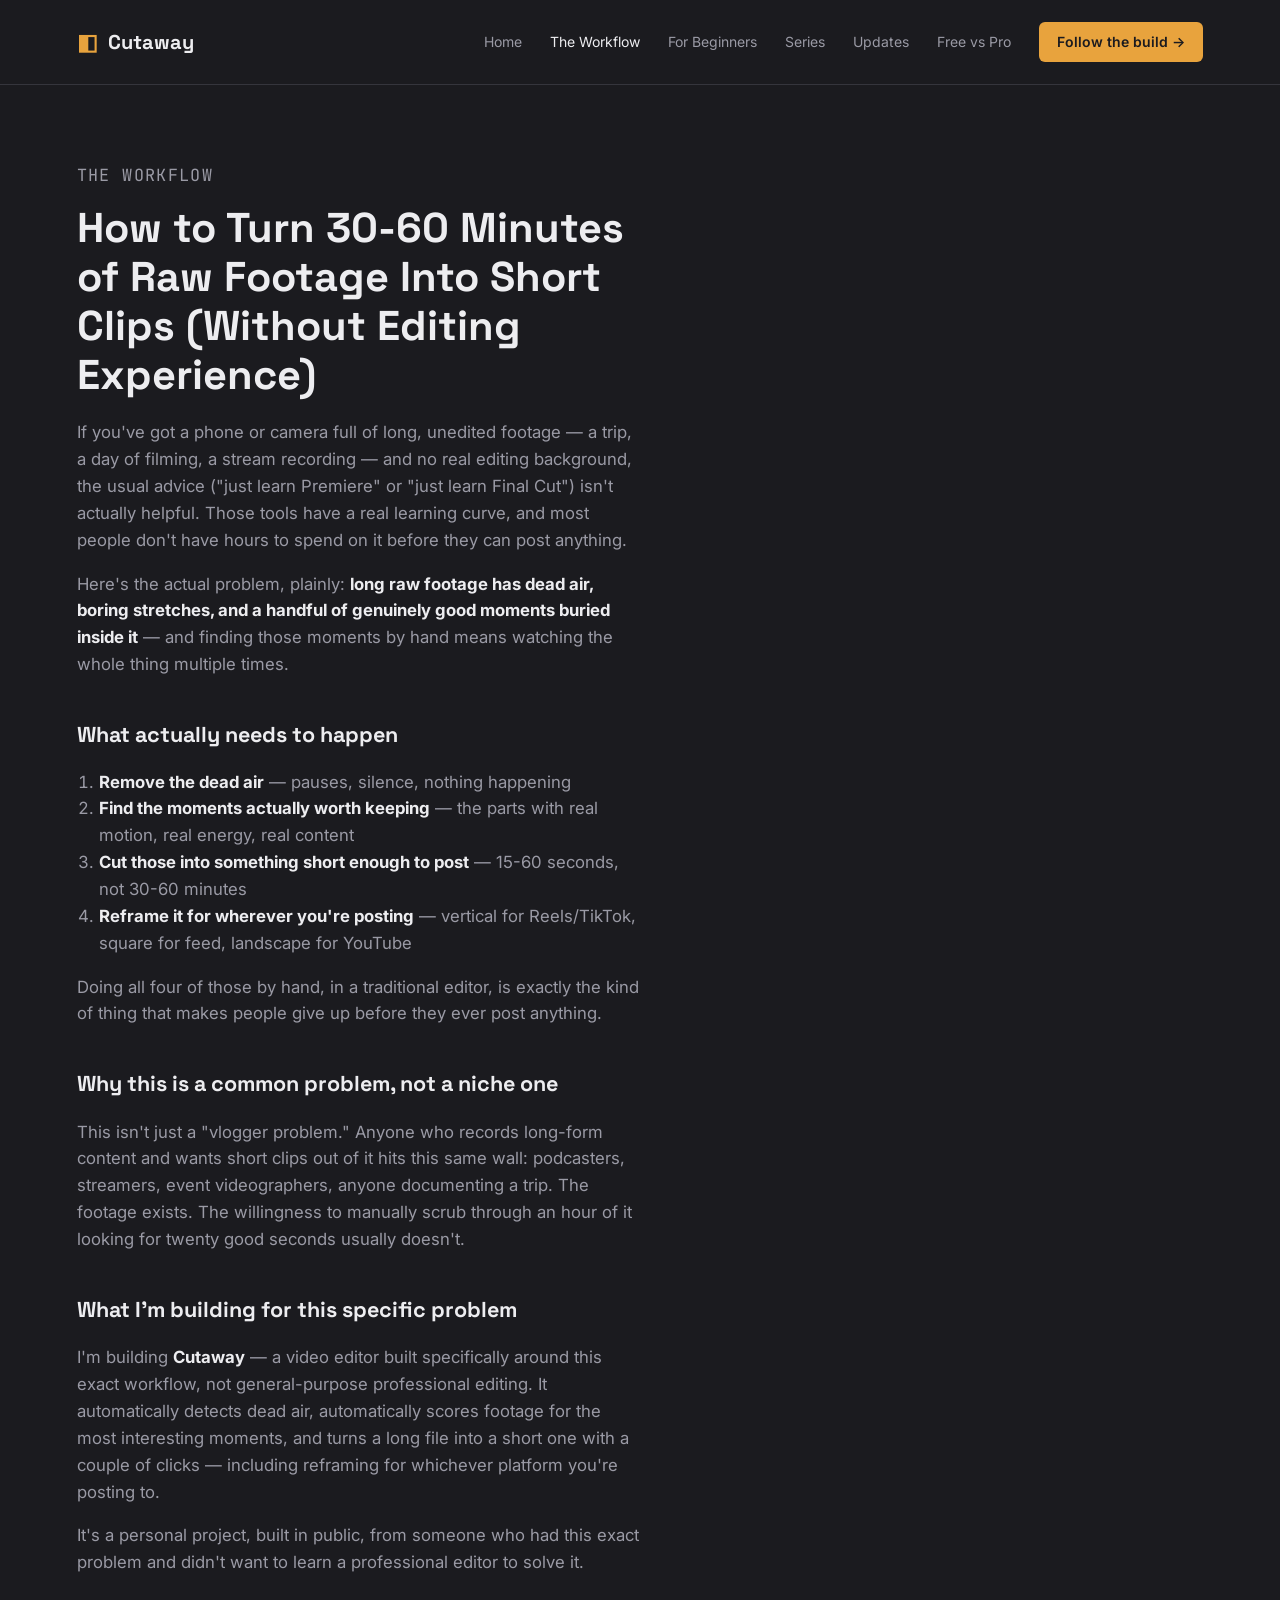
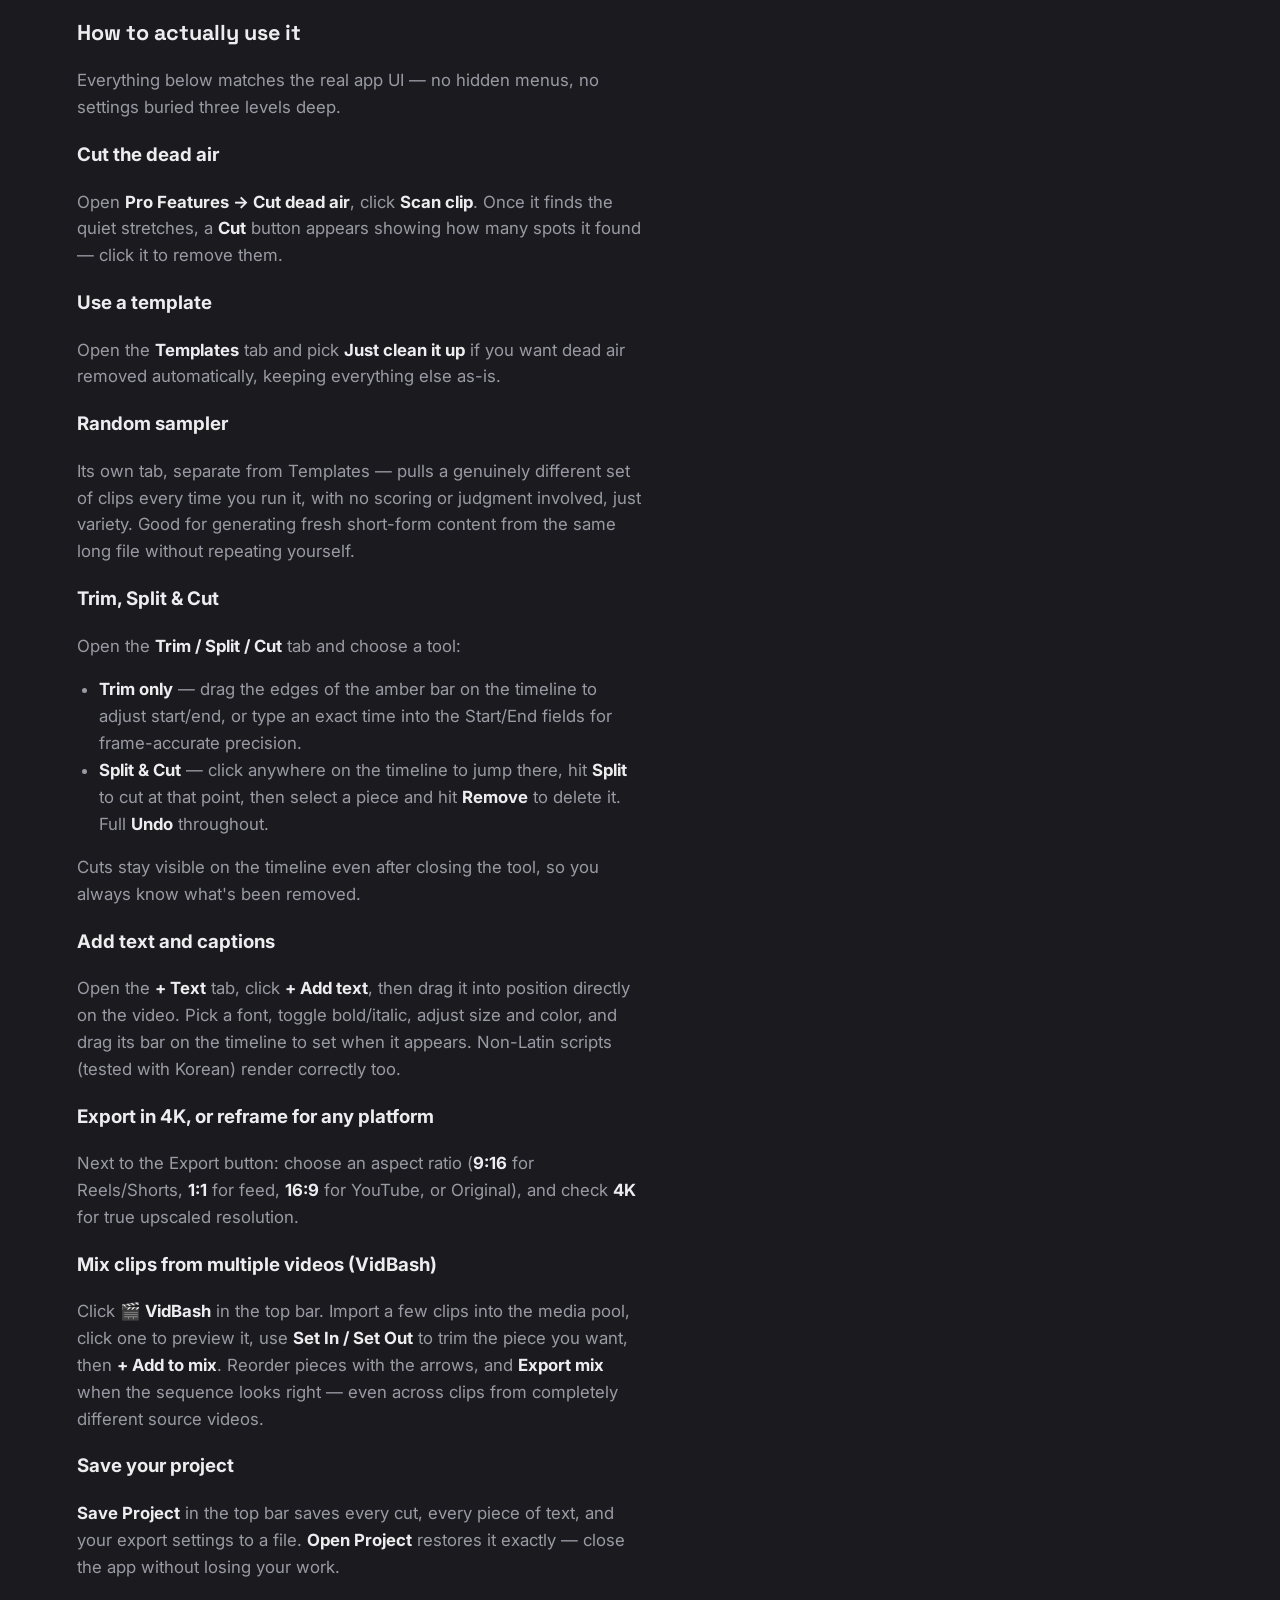
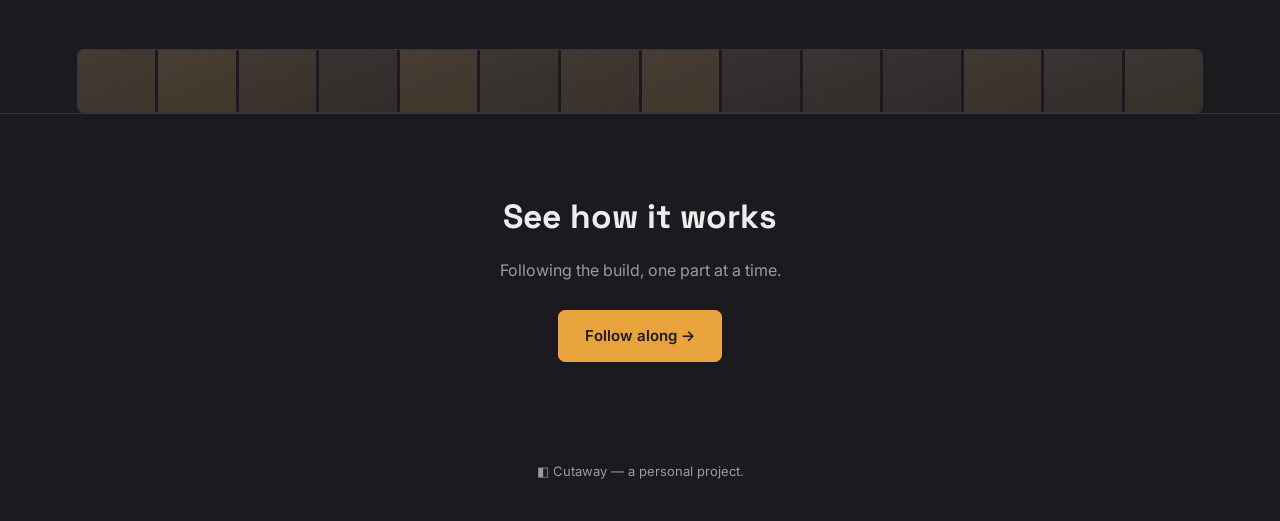
<file: workflow.html>
<!DOCTYPE html>
<html lang="en">
<head>
<meta charset="UTF-8">
<meta name="viewport" content="width=device-width, initial-scale=1.0">
<title>How to Turn 30-60 Minutes of Raw Footage Into Short Clips — Cutaway</title>
<meta name="description" content="A practical breakdown of what actually needs to happen to turn long raw footage into short, postable clips — and how Cutaway automates it.">
<link rel="stylesheet" href="styles.css">
</head>
<body>

<header class="site-header">
  <a class="wordmark" href="index.html">
    <span class="wordmark-mark">◧</span> Cutaway
  </a>
  <nav class="site-nav">
    <a href="index.html">Home</a>
    <a href="workflow.html" aria-current="page">The Workflow</a>
    <a href="beginners.html">For Beginners</a>
    <a href="series.html">Series</a>
    <a href="updates.html">Updates</a>
    <a href="pricing.html">Free vs Pro</a>
    <a class="nav-cta" href="index.html#follow">Follow the build →</a>
  </nav>
</header>

<article class="article">
  <p class="section-label">The workflow</p>
  <h1>How to Turn 30-60 Minutes of Raw Footage Into Short Clips (Without Editing Experience)</h1>

  <p>
    If you've got a phone or camera full of long, unedited footage — a trip, a day of
    filming, a stream recording — and no real editing background, the usual advice
    ("just learn Premiere" or "just learn Final Cut") isn't actually helpful. Those tools
    have a real learning curve, and most people don't have hours to spend on it before
    they can post anything.
  </p>
  <p>
    Here's the actual problem, plainly: <strong>long raw footage has dead air, boring
    stretches, and a handful of genuinely good moments buried inside it</strong> — and
    finding those moments by hand means watching the whole thing multiple times.
  </p>

  <h2>What actually needs to happen</h2>
  <ol>
    <li><strong>Remove the dead air</strong> — pauses, silence, nothing happening</li>
    <li><strong>Find the moments actually worth keeping</strong> — the parts with real motion, real energy, real content</li>
    <li><strong>Cut those into something short enough to post</strong> — 15-60 seconds, not 30-60 minutes</li>
    <li><strong>Reframe it for wherever you're posting</strong> — vertical for Reels/TikTok, square for feed, landscape for YouTube</li>
  </ol>
  <p>
    Doing all four of those by hand, in a traditional editor, is exactly the kind of thing
    that makes people give up before they ever post anything.
  </p>

  <h2>Why this is a common problem, not a niche one</h2>
  <p>
    This isn't just a "vlogger problem." Anyone who records long-form content and wants
    short clips out of it hits this same wall: podcasters, streamers, event videographers,
    anyone documenting a trip. The footage exists. The willingness to manually scrub through
    an hour of it looking for twenty good seconds usually doesn't.
  </p>

  <h2>What I'm building for this specific problem</h2>
  <p>
    I'm building <strong>Cutaway</strong> — a video editor built specifically around this
    exact workflow, not general-purpose professional editing. It automatically detects dead
    air, automatically scores footage for the most interesting moments, and turns a long
    file into a short one with a couple of clicks — including reframing for whichever
    platform you're posting to.
  </p>
  <p>
    It's a personal project, built in public, from someone who had this exact problem and
    didn't want to learn a professional editor to solve it.
  </p>

  <h2>How to actually use it</h2>
  <p>
    Everything below matches the real app UI — no hidden menus, no settings buried three
    levels deep.
  </p>

  <h3>Cut the dead air</h3>
  <p>
    Open <strong>Pro Features → Cut dead air</strong>, click <strong>Scan clip</strong>.
    Once it finds the quiet stretches, a <strong>Cut</strong> button appears showing how
    many spots it found — click it to remove them.
  </p>

  <h3>Use a template</h3>
  <p>
    Open the <strong>Templates</strong> tab and pick <strong>Just clean it up</strong> if
    you want dead air removed automatically, keeping everything else as-is.
  </p>

  <h3>Random sampler</h3>
  <p>
    Its own tab, separate from Templates — pulls a genuinely different set of clips every
    time you run it, with no scoring or judgment involved, just variety. Good for
    generating fresh short-form content from the same long file without repeating yourself.
  </p>

  <h3>Trim, Split &amp; Cut</h3>
  <p>
    Open the <strong>Trim / Split / Cut</strong> tab and choose a tool:
  </p>
  <ul>
    <li><strong>Trim only</strong> — drag the edges of the amber bar on the timeline to adjust start/end, or type an exact time into the Start/End fields for frame-accurate precision.</li>
    <li><strong>Split &amp; Cut</strong> — click anywhere on the timeline to jump there, hit <strong>Split</strong> to cut at that point, then select a piece and hit <strong>Remove</strong> to delete it. Full <strong>Undo</strong> throughout.</li>
  </ul>
  <p>Cuts stay visible on the timeline even after closing the tool, so you always know what's been removed.</p>

  <h3>Add text and captions</h3>
  <p>
    Open the <strong>+ Text</strong> tab, click <strong>+ Add text</strong>, then drag it
    into position directly on the video. Pick a font, toggle bold/italic, adjust size and
    color, and drag its bar on the timeline to set when it appears. Non-Latin scripts
    (tested with Korean) render correctly too.
  </p>

  <h3>Export in 4K, or reframe for any platform</h3>
  <p>
    Next to the Export button: choose an aspect ratio (<strong>9:16</strong> for
    Reels/Shorts, <strong>1:1</strong> for feed, <strong>16:9</strong> for YouTube, or
    Original), and check <strong>4K</strong> for true upscaled resolution.
  </p>

  <h3>Mix clips from multiple videos (VidBash)</h3>
  <p>
    Click <strong>🎬 VidBash</strong> in the top bar. Import a few clips into the media
    pool, click one to preview it, use <strong>Set In / Set Out</strong> to trim the piece
    you want, then <strong>+ Add to mix</strong>. Reorder pieces with the arrows, and
    <strong>Export mix</strong> when the sequence looks right — even across clips from
    completely different source videos.
  </p>

  <h3>Save your project</h3>
  <p>
    <strong>Save Project</strong> in the top bar saves every cut, every piece of text, and
    your export settings to a file. <strong>Open Project</strong> restores it exactly —
    close the app without losing your work.
  </p>
</article>

<div class="filmstrip" aria-hidden="true" id="filmstrip-1"></div>

<section class="footer-cta" id="follow">
  <h2>See how it works</h2>
  <p>Following the build, one part at a time.</p>
  <a class="btn btn-primary" href="index.html#follow">Follow along →</a>
</section>

<footer class="site-footer">
  ◧ Cutaway — a personal project.
</footer>

<script>
  document.querySelectorAll('.filmstrip').forEach((strip) => {
    for (let i = 0; i < 14; i++) {
      const frame = document.createElement('div');
      frame.className = 'filmstrip-frame';
      frame.style.setProperty('--frame-opacity', (0.05 + Math.random() * 0.16).toFixed(2));
      strip.appendChild(frame);
    }
  });
</script>

</body>
</html>
</file>
<file: styles.css>
@import url('https://fonts.googleapis.com/css2?family=Space+Grotesk:wght@500;700&family=Inter:wght@400;500;600&family=JetBrains+Mono:wght@500&display=swap');

:root {
  --bg: #1b1b1f;
  --bg-raised: #242429;
  --bg-raised-2: #2c2c33;
  --accent: #e8a33d;
  --accent-dim: #8a6428;
  --text: #ededf0;
  --text-dim: #9a9aa5;
  --border: #35353c;
  --font-display: 'Space Grotesk', sans-serif;
  --font-body: 'Inter', sans-serif;
  --font-mono: 'JetBrains Mono', monospace;
}

* {
  box-sizing: border-box;
}

html {
  scroll-behavior: smooth;
}

body {
  margin: 0;
  background: var(--bg);
  color: var(--text);
  font-family: var(--font-body);
  line-height: 1.6;
  -webkit-font-smoothing: antialiased;
}

a {
  color: inherit;
}

:focus-visible {
  outline: 2px solid var(--accent);
  outline-offset: 3px;
}

/* ---- Header ---- */
.site-header {
  display: flex;
  align-items: center;
  justify-content: space-between;
  padding: 22px 6vw;
  border-bottom: 1px solid var(--border);
  flex-wrap: wrap;
  gap: 16px;
}

.wordmark {
  display: flex;
  align-items: center;
  gap: 10px;
  font-family: var(--font-display);
  font-weight: 700;
  font-size: 20px;
  text-decoration: none;
  color: var(--text);
}

.wordmark-mark {
  color: var(--accent);
  font-size: 22px;
}

.site-nav {
  display: flex;
  align-items: center;
  gap: 28px;
  flex-wrap: wrap;
}

.site-nav a {
  text-decoration: none;
  font-size: 14px;
  color: var(--text-dim);
  transition: color 0.15s ease;
}

.site-nav a:hover,
.site-nav a[aria-current='page'] {
  color: var(--text);
}

.nav-cta {
  background: var(--accent);
  color: #1b1b1f !important;
  padding: 9px 18px;
  border-radius: 6px;
  font-weight: 600;
}

/* ---- Hero ---- */
.hero {
  padding: 9vw 6vw 6vw;
  max-width: 900px;
}

.hero-compact {
  padding: 5vw 6vw 3vw;
}

.hero-eyebrow {
  font-family: var(--font-mono);
  font-size: 13px;
  color: var(--accent);
  text-transform: uppercase;
  letter-spacing: 0.08em;
  margin-bottom: 18px;
}

.hero h1 {
  font-family: var(--font-display);
  font-size: clamp(2.2rem, 5.5vw, 3.6rem);
  font-weight: 700;
  line-height: 1.12;
  margin: 0 0 24px;
}

.hero h1 em {
  font-style: normal;
  color: var(--accent);
}

.hero p.lede {
  font-size: 1.15rem;
  color: var(--text-dim);
  max-width: 620px;
  margin: 0 0 32px;
}

.hero-actions {
  display: flex;
  gap: 14px;
  flex-wrap: wrap;
}

.btn {
  display: inline-block;
  padding: 13px 26px;
  border-radius: 7px;
  font-weight: 600;
  font-size: 15px;
  text-decoration: none;
  border: 1px solid var(--border);
  color: var(--text);
  transition: border-color 0.15s ease, background 0.15s ease;
}

.btn:hover {
  border-color: var(--accent-dim);
}

.btn-primary {
  background: var(--accent);
  color: #1b1b1f;
  border-color: var(--accent);
}

.btn-primary:hover {
  filter: brightness(1.08);
}

/* ---- Filmstrip signature divider ---- */
/* Echoes the app's own timeline UI — the thing anyone who's watched
   the build series will immediately recognize. Used deliberately in
   exactly two places, not as generic decoration. */
.filmstrip {
  display: flex;
  gap: 3px;
  height: 64px;
  margin: 0 6vw;
  border-radius: 6px;
  overflow: hidden;
  border: 1px solid var(--border);
}

.filmstrip-frame {
  flex: 1;
  background: linear-gradient(160deg, var(--bg-raised-2), var(--bg-raised));
  position: relative;
}

.filmstrip-frame::after {
  content: '';
  position: absolute;
  inset: 0;
  background: var(--accent);
  opacity: var(--frame-opacity, 0.08);
}

@media (prefers-reduced-motion: no-preference) {
  .filmstrip-frame::after {
    transition: opacity 2.4s ease;
  }
}

/* ---- Sections ---- */
.section {
  padding: 5.5vw 6vw;
  max-width: 900px;
}

.section-label {
  font-family: var(--font-mono);
  font-size: 12px;
  text-transform: uppercase;
  letter-spacing: 0.08em;
  color: var(--text-dim);
  margin: 0 0 14px;
}

.section h2 {
  font-family: var(--font-display);
  font-size: clamp(1.6rem, 3.5vw, 2.2rem);
  margin: 0 0 20px;
}

.section p {
  color: var(--text-dim);
  font-size: 1.05rem;
  max-width: 680px;
}

.section p strong {
  color: var(--text);
}

/* ---- Feature grid ---- */
.feature-grid {
  display: grid;
  grid-template-columns: repeat(2, 1fr);
  gap: 14px;
  margin-top: 28px;
}

.feature-card {
  background: var(--bg-raised);
  border: 1px solid var(--border);
  border-radius: 8px;
  padding: 20px;
}

.feature-card h3 {
  font-family: var(--font-display);
  font-size: 1.05rem;
  margin: 0 0 8px;
}

.feature-card p {
  font-size: 0.92rem;
  margin: 0;
}

@media (max-width: 640px) {
  .feature-grid {
    grid-template-columns: 1fr;
  }
}

/* ---- Reel embeds ---- */
.reel-grid {
  display: flex;
  flex-wrap: wrap;
  gap: 20px;
  margin-top: 28px;
  max-height: 900px;
  overflow-y: auto;
  padding-right: 8px;
  align-content: flex-start;
}

/* Instagram's embed widget sets its own internal sizing once embed.js
   runs, but constraining the blockquote's max-width up front avoids
   an oversized flash of unstyled content before the script loads. */
.reel-grid > blockquote.instagram-media {
  margin: 0 !important;
  max-width: 328px !important;
  min-width: 280px !important;
  width: 100% !important;
}

/* ---- Content pages (workflow / beginners) ---- */
.article {
  padding: 6vw 6vw 4vw;
  max-width: 720px;
}

.article h1 {
  font-family: var(--font-display);
  font-size: clamp(1.9rem, 4.5vw, 2.6rem);
  line-height: 1.18;
  margin: 0 0 20px;
}

.article h2 {
  font-family: var(--font-display);
  font-size: 1.35rem;
  margin: 40px 0 14px;
}

.article p,
.article li {
  color: var(--text-dim);
  font-size: 1.05rem;
}

.article strong {
  color: var(--text);
}

.article ul,
.article ol {
  padding-left: 22px;
}

/* ---- Footer CTA ---- */
.footer-cta {
  padding: 6vw;
  text-align: center;
  border-top: 1px solid var(--border);
}

.footer-cta h2 {
  font-family: var(--font-display);
  font-size: clamp(1.6rem, 3.5vw, 2.1rem);
  margin: 0 0 14px;
}

.footer-cta p {
  color: var(--text-dim);
  margin: 0 0 26px;
}

.site-footer {
  padding: 22px 6vw 40px;
  text-align: center;
  color: var(--text-dim);
  font-size: 13px;
}

/* ---- Changelog ---- */
.changelog {
  display: flex;
  flex-direction: column;
  gap: 18px;
  max-width: 720px;
  max-height: 700px;
  overflow-y: auto;
  padding-right: 8px;
}

.coming-next-grid {
  max-height: 400px;
  overflow-y: auto;
  padding-right: 8px;
  align-content: flex-start;
}

.changelog-entry {
  padding: 20px;
  background: var(--bg-raised);
  border: 1px solid var(--border);
  border-radius: 8px;
}

.changelog-entry h3 {
  font-family: var(--font-display);
  font-size: 1.05rem;
  margin: 10px 0 8px;
}

.changelog-entry p {
  font-size: 0.95rem;
  margin: 0;
}

.changelog-tag {
  display: inline-block;
  font-family: var(--font-mono);
  font-size: 11px;
  text-transform: uppercase;
  letter-spacing: 0.05em;
  padding: 3px 9px;
  border-radius: 4px;
}

.changelog-tag.feature {
  background: rgba(232, 163, 61, 0.15);
  color: var(--accent);
}

.changelog-tag.fix {
  background: rgba(107, 168, 216, 0.15);
  color: #6ba8d8;
}

.changelog-tag.site {
  background: rgba(154, 154, 165, 0.15);
  color: var(--text-dim);
}

.changelog-tag.removed {
  background: rgba(214, 107, 107, 0.15);
  color: #d66b6b;
}

/* ---- Free vs Pro tier cards ---- */
.tier-grid {
  display: grid;
  grid-template-columns: 1fr 1fr;
  gap: 20px;
  max-width: 900px;
}

.tier-card {
  padding: 24px;
  background: var(--bg-raised);
  border: 1px solid var(--border);
  border-radius: 10px;
}

.tier-card-pro {
  border-color: var(--accent-dim);
  background: rgba(232, 163, 61, 0.06);
}

.tier-card h2 {
  font-family: var(--font-display);
  font-size: 1.4rem;
  margin: 6px 0 18px;
}

.tier-list {
  list-style: none;
  padding: 0;
  margin: 0 0 18px;
  display: flex;
  flex-direction: column;
  gap: 10px;
}

.tier-list li {
  padding-left: 22px;
  position: relative;
  font-size: 0.95rem;
  color: var(--text);
}

.tier-list li::before {
  content: '✓';
  position: absolute;
  left: 0;
  color: var(--accent);
  font-weight: 700;
}

.tier-note {
  font-size: 0.85rem;
  color: var(--text-dim);
  margin: 0;
  padding-top: 14px;
  border-top: 1px solid var(--border);
}

@media (max-width: 640px) {
  .tier-grid {
    grid-template-columns: 1fr;
  }
}
</file>
